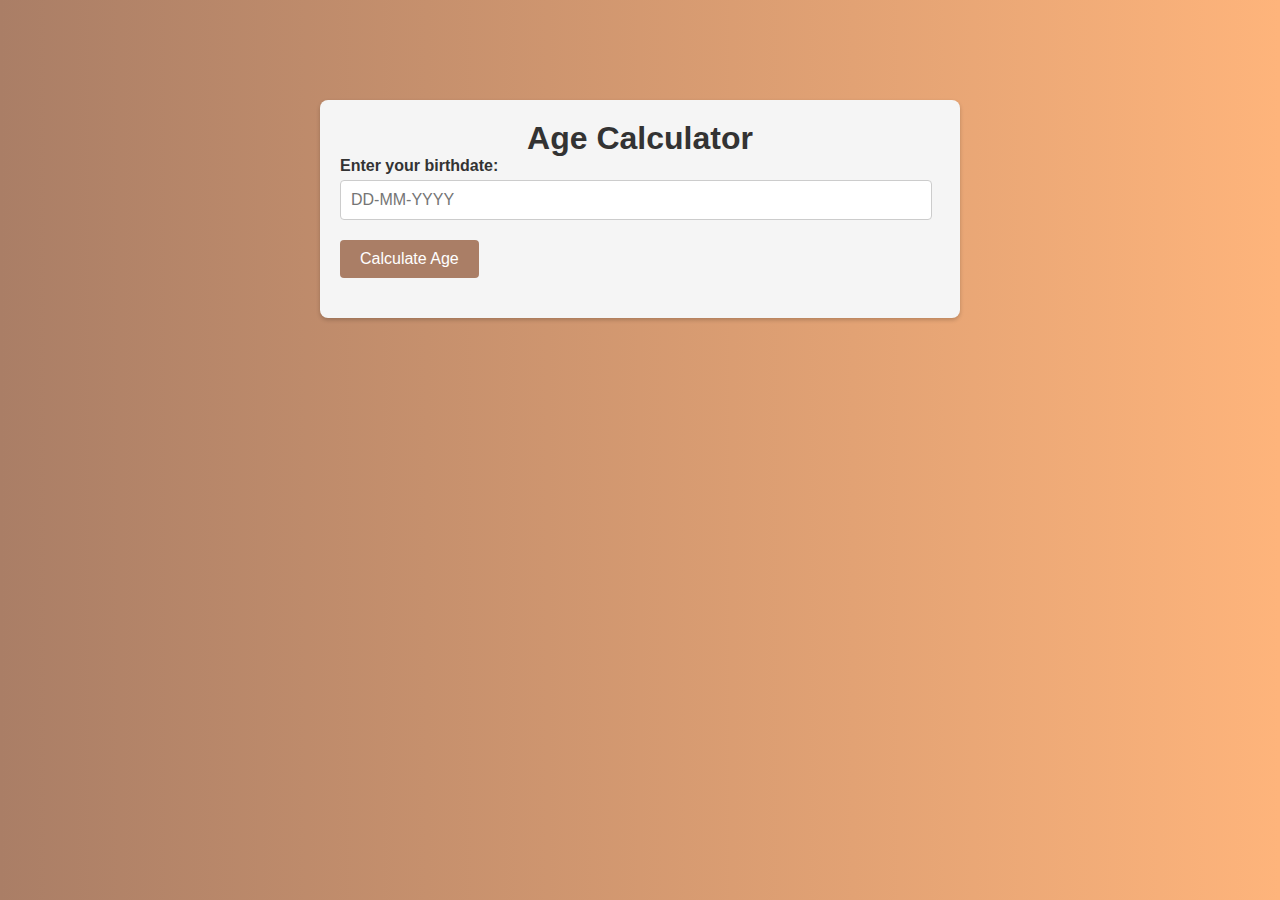
<file: Projects/Age_Calculator/index.html>
<!DOCTYPE html>
<html lang="en">
<head>
    <meta charset="UTF-8">
    <meta http-equiv="X-UA-Compatible" content="IE=edge">
    <meta name="viewport" content="width=device-width, initial-scale=1.0">
    <title>Age Calculator</title>
    <link rel="stylesheet" href="style.css">
</head>
<body>

    <div class="container">
        <h1>Age Calculator</h1>
        <form id="ageCalculator">
            <div class="form-group">
                <label for="birthdate">Enter your birthdate:</label>
                <input type="text" id="birthdate" placeholder="DD-MM-YYYY" required>
            </div>
            <div class="form-group">
                <button type="submit">Calculate Age</button>
            </div>
        </form>

        <div class="result-container" id="resultContainer">
            <div class="result" id="result">
                <!-- <div class="result-item">
                    <h3>Weeks Passed:</h3>
                    <p>ageInWeeks</p>
                </div>
                <div class="result-item">
                    <h3>Weeks Passed:</h3>
                    <p>ageInWeeks</p>
                </div>
                <div class="result-item">
                    <h3>Weeks Passed:</h3>
                    <p>ageInWeeks</p>
                </div> -->
            </div>
        </div>
    </div>
 <script src="script.js"></script>   
</body>
</html>
</file>
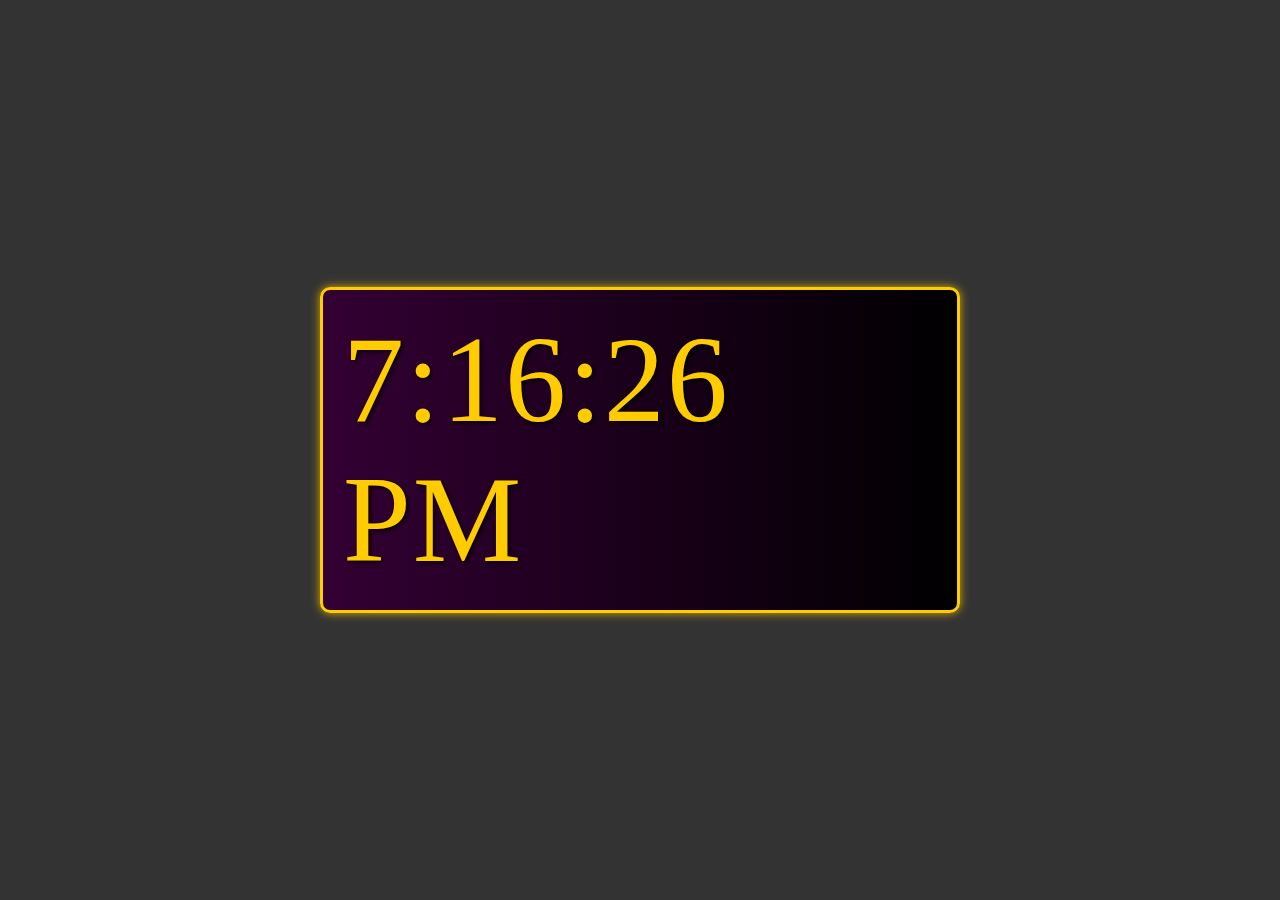
<file: Projects/Digital_Clock/index.html>
<!DOCTYPE html>
<html>

<head>
  <meta charset="UTF-8">
  <meta name="viewport" content="width=device-width, initial-scale=1">
  <title>KENNY || Projects | Digital Clock</title>
  <link rel="stylesheet" href="style.css"/>
</head>

<body>
  
  <div id="clock"></div>
  <script src="script.js"></script>
</body>

</html>
</file>
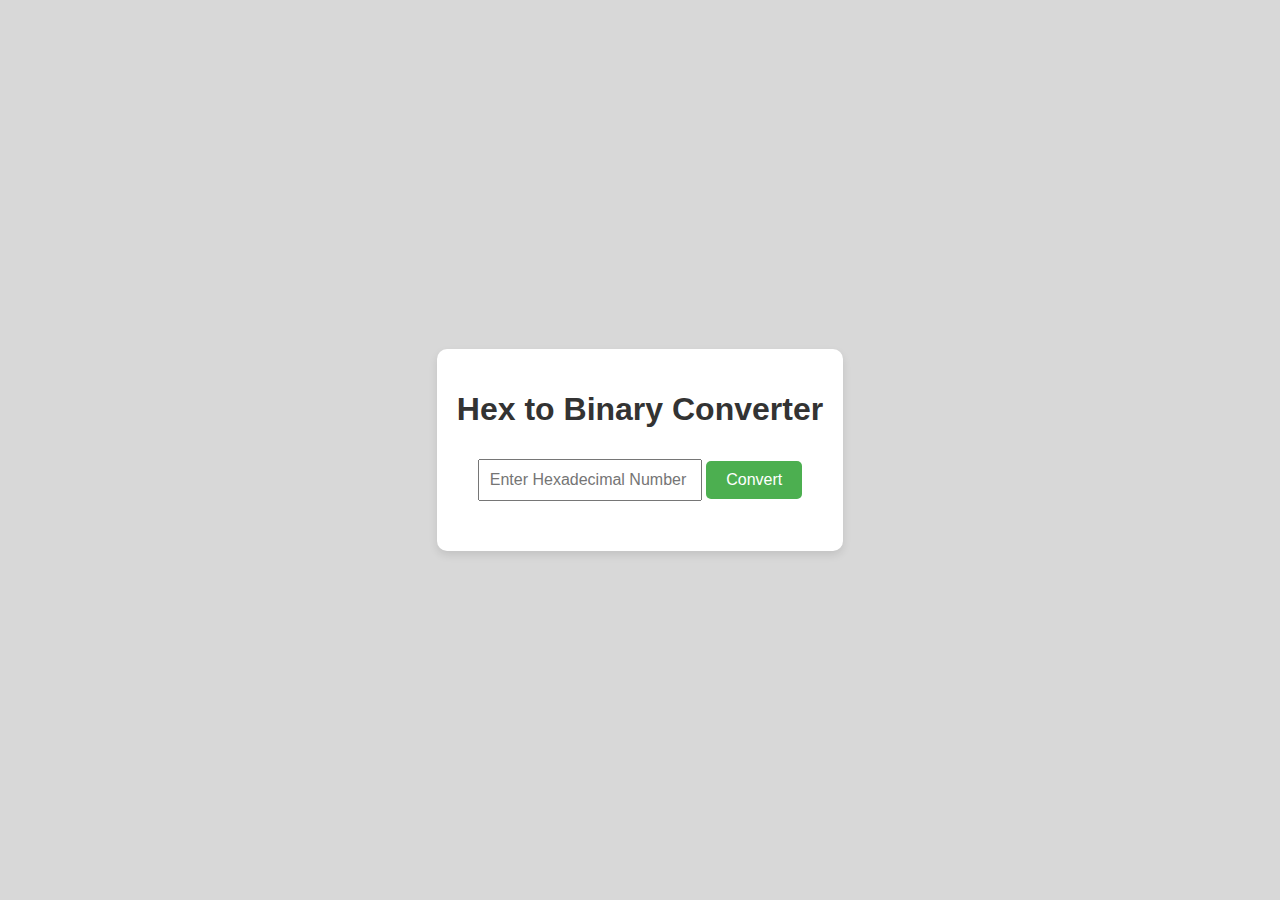
<file: Projects/Hex_To_Bin_Converter/index.html>
<!DOCTYPE html>
<html lang="en">
<head>
    <meta charset="UTF-8">
    <meta name="viewport" content="width=device-width, initial-scale=1.0">
    <title>Hex to Binary Converter</title>
    <link rel="stylesheet" href="style.css">
</head>
<body>
    
    <div class="container">
        <h1>Hex to Binary Converter</h1>
        <input type="text" id="hexInput" placeholder="Enter Hexadecimal Number" maxlength="1">
        <button onclick="convert()">Convert</button>
        <p id="binaryResult"></p>    
    </div>

    <script src="script.js"></script>
</body>
</html>
</file>
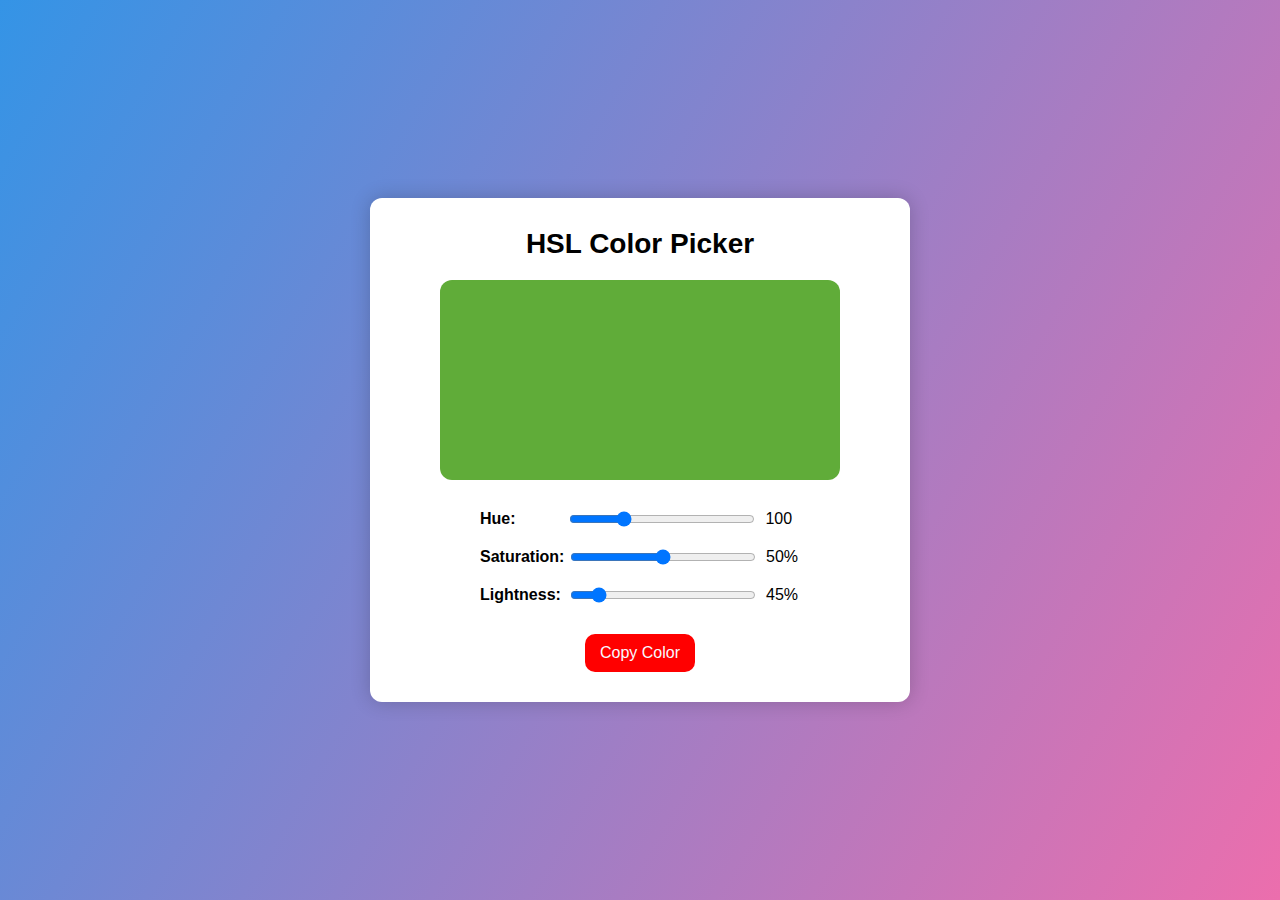
<file: Projects/HSL_Color_Generator/index.html>
<!DOCTYPE html>
<html lang="en">
<head>
    <meta charset="UTF-8">
    <meta name="viewport" content="width=device-width, initial-scale=1.0">
    <title>KENNY || Projects | HSL Color Generator</title>
    <link rel="stylesheet" href="style.css">
    <link rel="shortcut icon" href="favicon.png" type="image/x-icon">
</head>
<body>
    <div class="container">
        <h1>HSL Color Picker</h1>
        <div class="color-display"></div>
        <div class="controls">
            <div class="control">
                <label for="hue">Hue:</label>
                <div class="slider-container">
                    <input type="range" id="hue" min="0" max="360" value="100">
                    <span id="hueValue">100</span>
                </div>
            </div>
            <div class="control">
                <label for="saturation">Saturation:</label>
                <div class="slider-container">
                    <input type="range" id="saturation" min="0" max="100" value="50">
                    <span id="saturationValue">50</span>%
                </div>
            </div>
            <div class="control">
                <label for="lightness">Lightness:</label>
                <div class="slider-container">
                    <input type="range" id="lightness" min="0" max="360" value="45">
                    <span id="lightnessValue">45</span>%
                </div>
            </div>
        </div>
        <button id="copyButton">Copy Color</button>
    </div>
    <script src="script.js"></script>
</body>
</html>
</file>
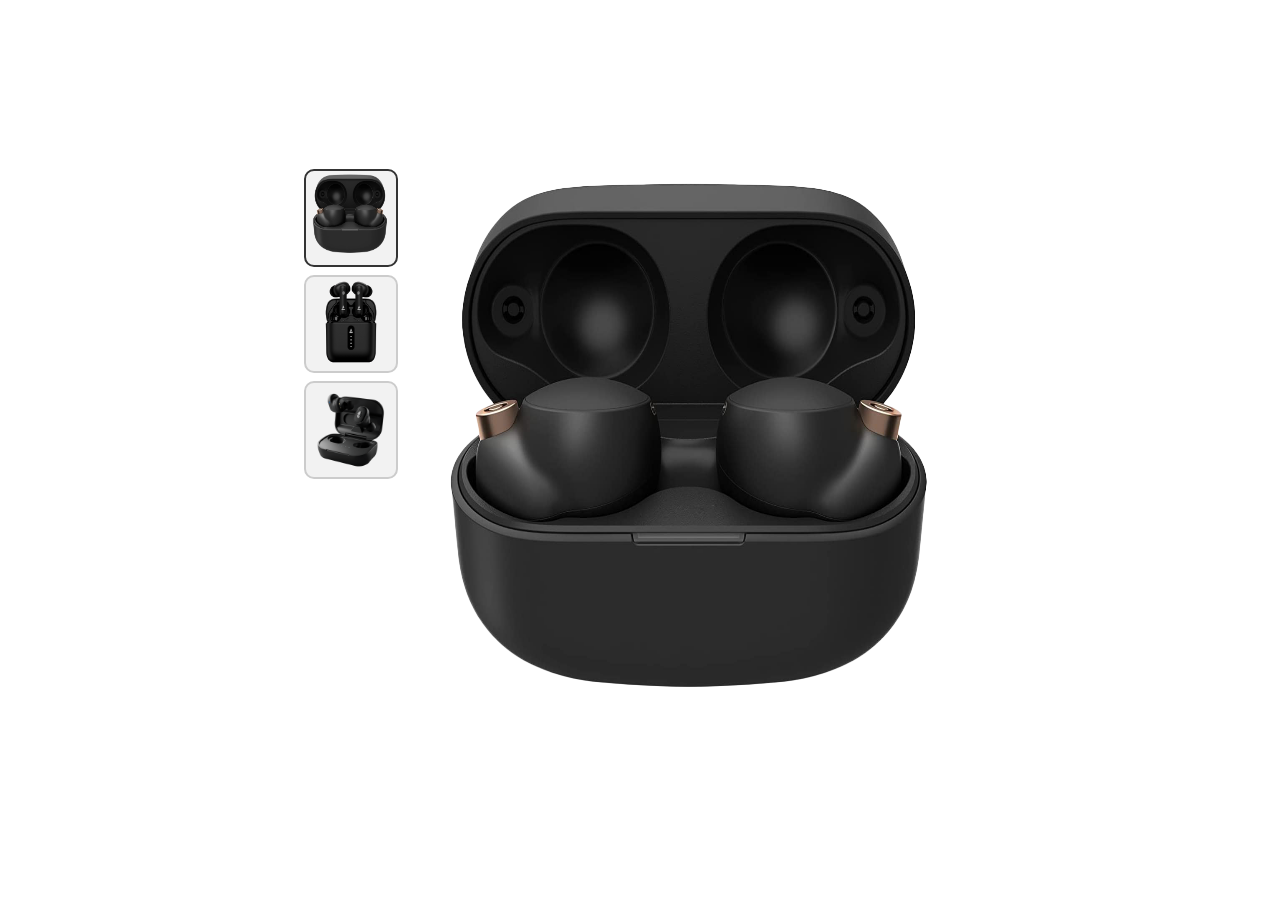
<file: Projects/Image_Carousel/index.html>
<!DOCTYPE html>
<html lang="en">
<head>
    <meta charset="UTF-8">
    <meta name="viewport" content="width=device-width, initial-scale=1.0">
    <title>Image Carousel</title>
    <link rel="stylesheet" href="style.css">
    <link rel="stylesheet" href="https://cdnjs.cloudflare.com/ajax/libs/font-awesome/6.5.1/css/all.min.css" integrity="sha512-DTOQO9RWCH3ppGqcWaEA1BIZOC6xxalwEsw9c2QQeAIftl+Vegovlnee1c9QX4TctnWMn13TZye+giMm8e2LwA==" crossorigin="anonymous" referrerpolicy="no-referrer" />
</head>
<body>

    <div class="main-container">
        <div class="col-1">
            <div class="items">
                <div class="item active">
                    <img src="./imgs/ear-buds.png" alt="">
                </div>
                <div class="item">
                    <img src="./imgs/ear-buds2.png" alt="">
                </div>
                <div class="item">
                    <img src="./imgs/ear-buds3.png" alt="">
                </div>
            </div>
        </div>

        <div class="col-2">
            <div class="carousel">
                <button id="prevBtn"><i class="fas fa-angle-left"></i></button>
                <button id="nextBtn"><i class="fas fa-angle-right"></i></button>
                <div class="slides-container">
                   <div class="slide"> 
                     <img src="./imgs/ear-buds.png" alt="">
                   </div> 
                   <div class="slide"> 
                    <img src="./imgs/ear-buds2.png" alt="">
                  </div> 
                  <div class="slide"> 
                    <img src="./imgs/ear-buds3.png" alt="">
                  </div> 
                </div>
            </div>
        </div>
    </div>
    <script src="script.js"></script>
</body>
</html>
</file>
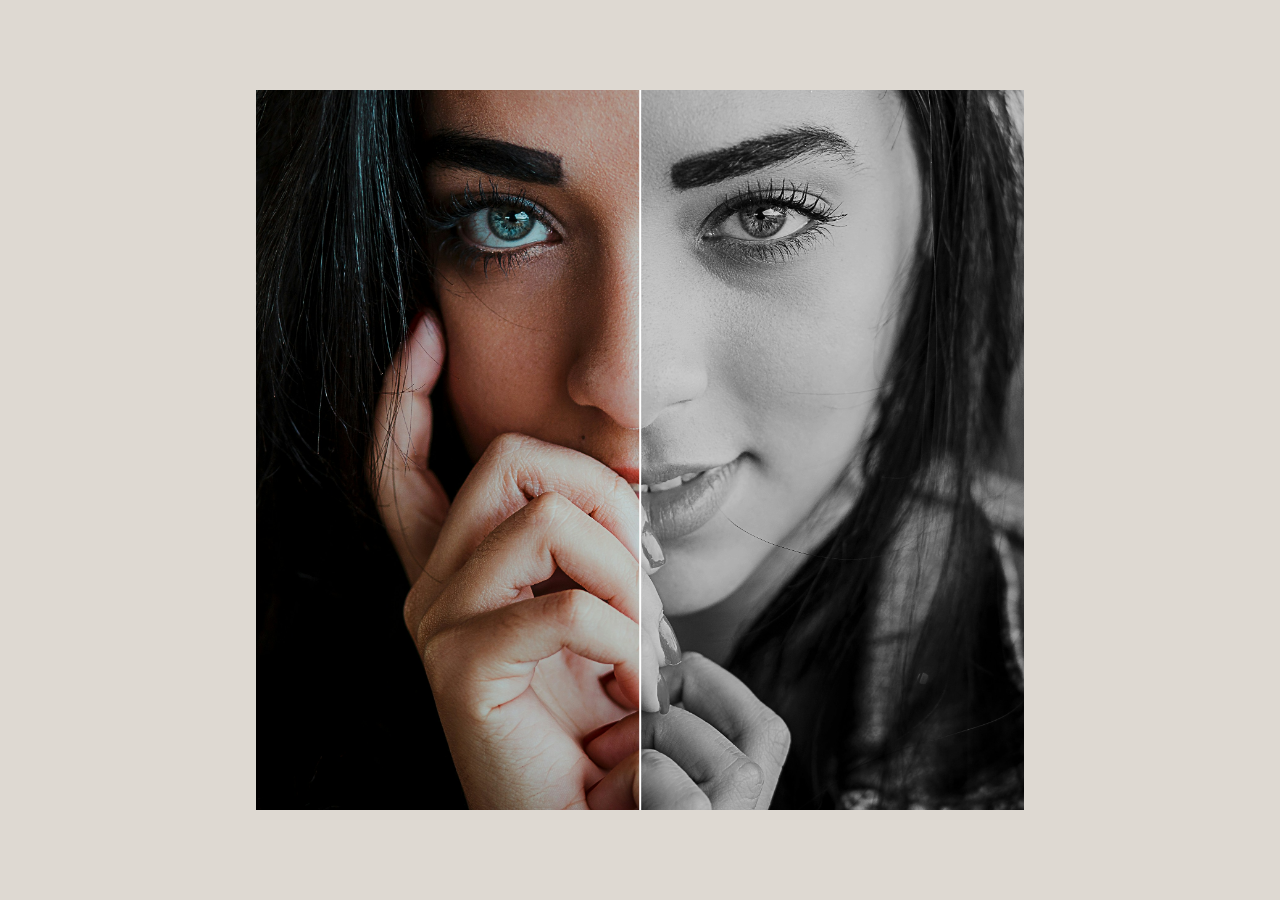
<file: Projects/Image_Comparison_Slider/index.html>
<!DOCTYPE html>
<html lang="en">
<head>
    <meta charset="UTF-8">
    <meta name="viewport" content="width=device-width, initial-scale=1.0">
    <title>Image Comparison Slider</title>
    <link rel="stylesheet" href="style.css">
</head>
<body>

    <div class="container">
        <div class="img-container-after">
            <img 
            src="carol-oliver-unsplash-gray-version.jpg"
            alt=""
            class="after"
            >
        </div>
        <div class="img-container-before">
            <img 
            src="carol-oliver-unsplash.jpg"
            alt=""
            class="before"
            >
        </div>
        <div class="slider"></div>
    </div>

    <script src="script.js"></script>
</body>
</html>
</file>
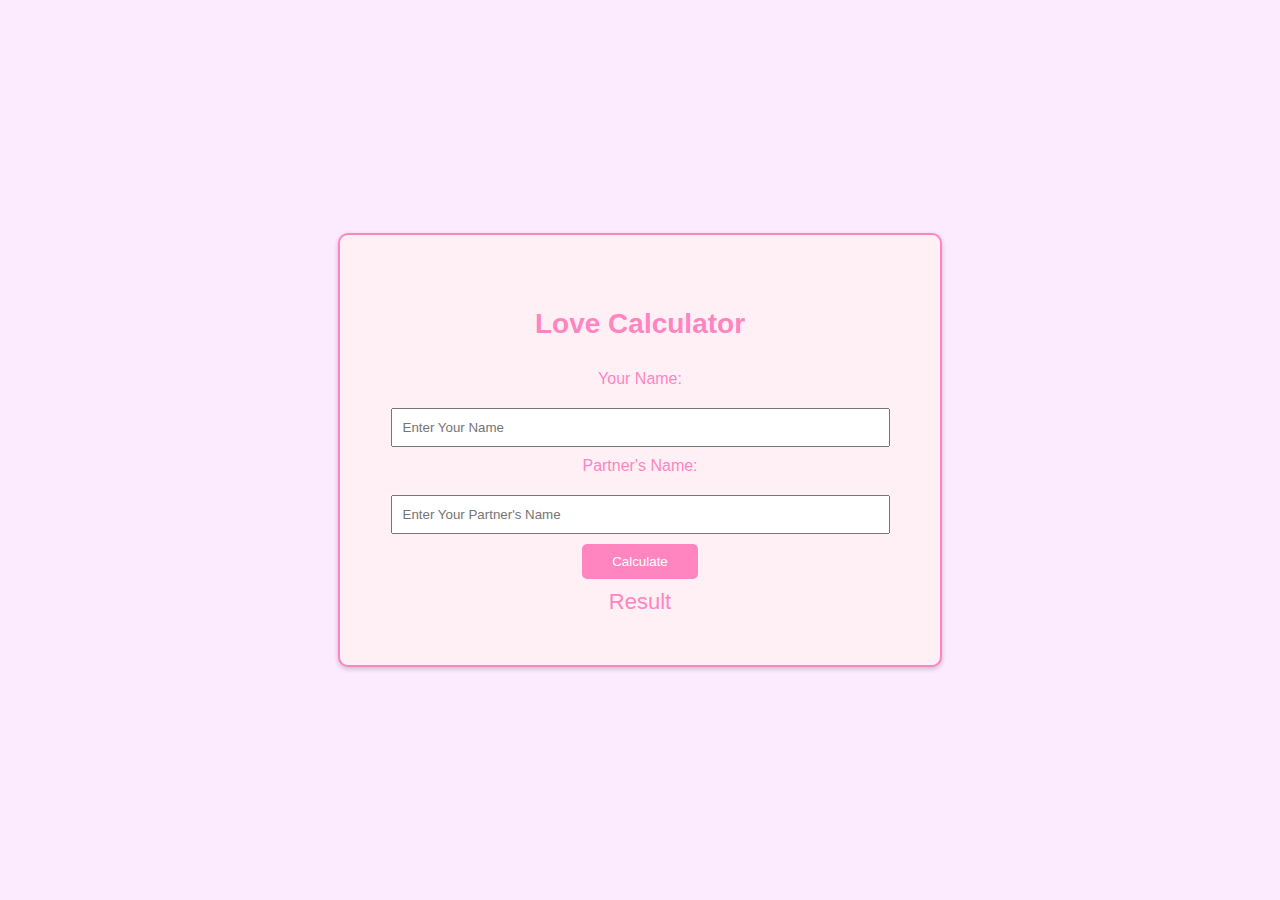
<file: Projects/Love_Calculator/index.html>
<!DOCTYPE html>
<html lang="en">
<head>
    <meta charset="UTF-8">
    <meta name="viewport" content="width=device-width, initial-scale=1.0">
    <title>Love Calculator</title>
    <link rel="stylesheet" href="style.css">
</head>
<body>

    <div class="container">
      <h2>Love Calculator</h2>
      
      <div class="love-calculator">
        <label for="name1">Your Name:</label>
        <input type="text" id="name1" placeholder="Enter Your Name">

        <label for="name2">Partner's Name:</label>
        <input type="text" id="name2" placeholder="Enter Your Partner's Name">
        <button onclick="calculateLove()">Calculate</button>
        <div id="result">Result</div>
      </div>   

    </div>
    <script src="script.js"></script>
</body>
</html>
</file>
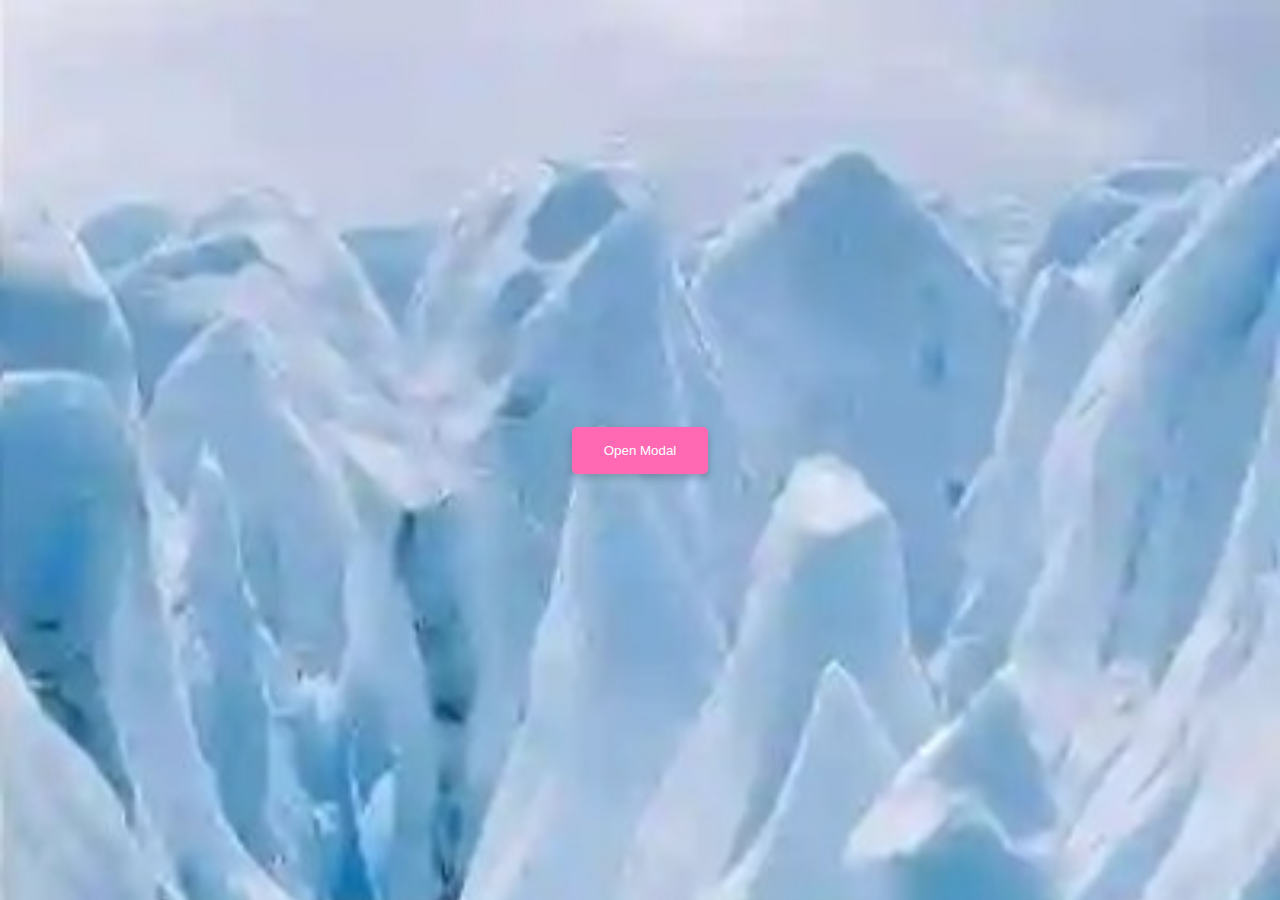
<file: Projects/Modal/index.html>
<!DOCTYPE html>
<html lang="en">
<head>
    <meta charset="UTF-8">
    <meta name="viewport" content="width=device-width, initial-scale=1.0">
    <title>KENNY || Projects | Modal</title>
    <link rel="stylesheet" href="style.css">
</head>
<body>
    <button id="openModal">Open Modal</button>
    <div class="modal">
        <div class="modal_overlay"></div>
        <div class="modal_content">
            <h1>Hello Everyone!!!</h1>
            <p>Click anywhere in the modal to close it.</p>
        </div>
    </div>
    <script src="script.js"></script>
</body>
</html>
</file>
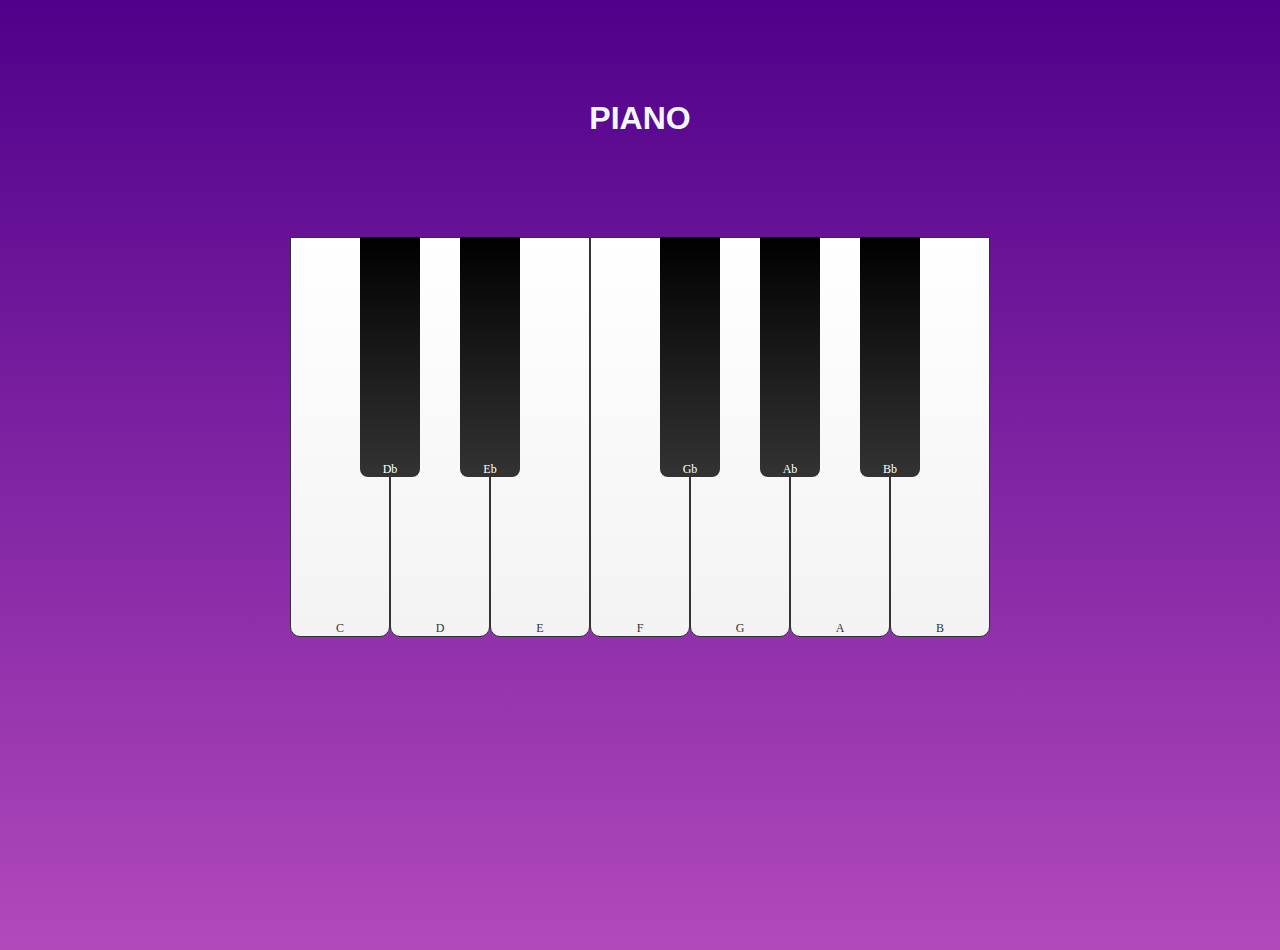
<file: Projects/Piano/index.html>
<!DOCTYPE html>
<html lang="en">
<head>
    <meta charset="UTF-8">
    <meta name="viewport" content="width=device-width, initial-scale=1.0">
    <title>KENNY || Projects | Piano</title>
    <link rel="stylesheet" href="style.css">
    <link rel="shortcut icon" href="favicon.png" type="image/x-icon">
</head>
<body>
    <h1>Piano</h1>
    <div class="wrapper">
        <div class="piano">
            <div data-note="C" class="key white">
                <span class="note-label">C</span>
                <audio src="notes/C.mp3" id="C"></audio>
            </div>
            <div data-note="Db" class="key black">
                <span class="note-label">Db</span>
                <audio src="notes/Db.mp3" id="Db"></audio>
            </div>
            <div data-note="D" class="key white">
                <span class="note-label">D</span>
                <audio src="notes/D.mp3" id="D"></audio>
            </div>
            <div data-note="Eb" class="key black">
                <span class="note-label">Eb</span>
                <audio src="notes/Eb.mp3" id="Eb"></audio>
            </div>
            <div data-note="E" class="key white">
                <span class="note-label">E</span>
                <audio src="notes/E.mp3" id="E"></audio>
            </div>
            <div data-note="F" class="key white">
                <span class="note-label">F</span>
                <audio src="notes/F.mp3" id="F"></audio>
            </div>
            <div data-note="Gb" class="key black">
                <span class="note-label">Gb</span>
                <audio src="notes/D.mp3" id="Gb"></audio>
            </div>
            <div data-note="G" class="key white">
                <span class="note-label">G</span>
                <audio src="notes/G.mp3" id="G"></audio>
            </div>
            <div data-note="Ab" class="key black">
                <span class="note-label">Ab</span>
                <audio src="notes/Ab.mp3" id="Ab"></audio>
            </div>
            <div data-note="A" class="key white">
                <span class="note-label">A</span>
                <audio src="notes/A.mp3" id="A"></audio>
            </div>
            <div data-note="Bb" class="key black">
                <span class="note-label">Bb</span>
                <audio src="notes/Bb.mp3" id="Bb"></audio>
            </div>
            <div data-note="B" class="key white">
                <span class="note-label">B</span>
                <audio src="notes/B.mp3" id="B"></audio>
            </div>
    </div>
  <script src="script.js"></script>  
</body>
</html>
</file>
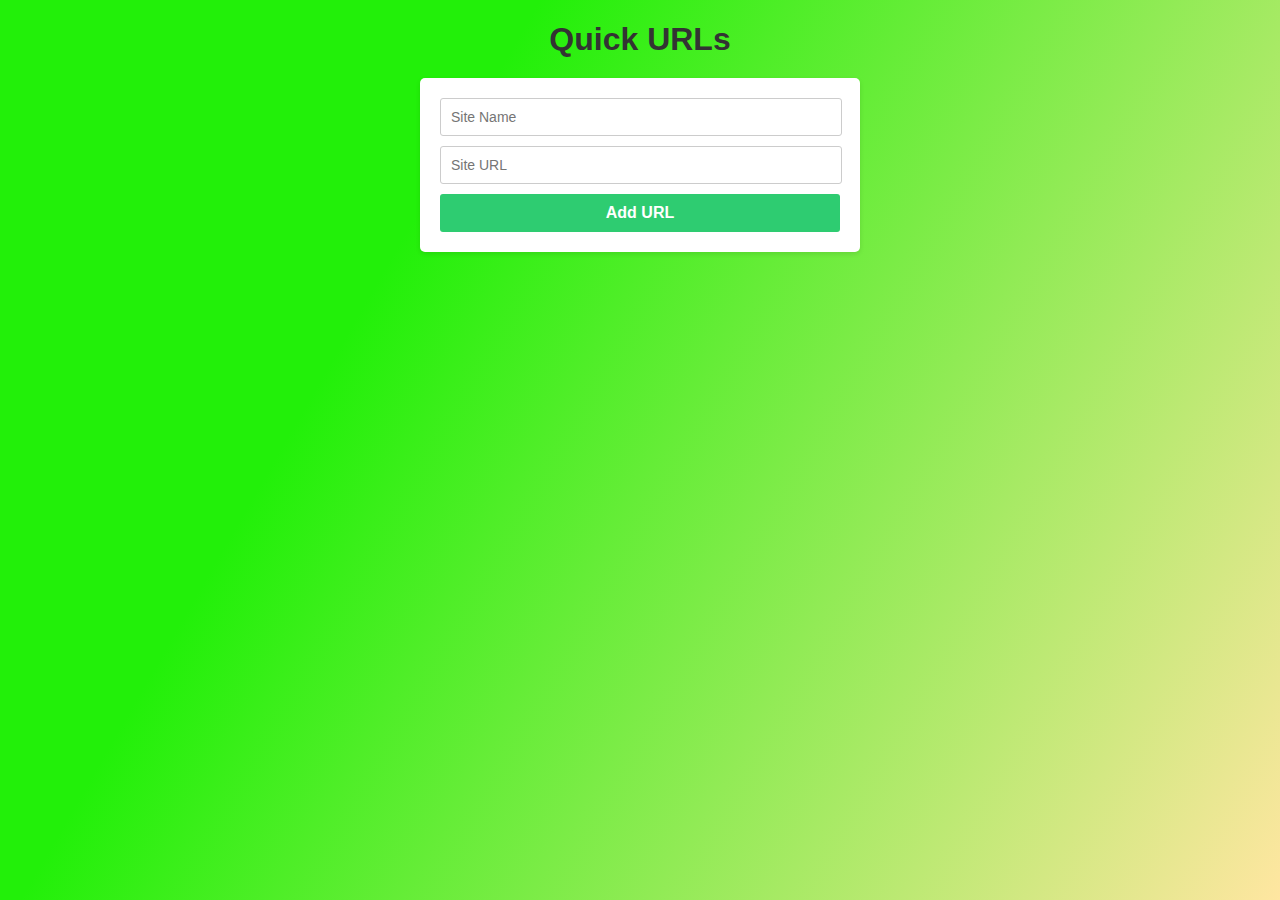
<file: Projects/Quick_URL/index.html>
<!DOCTYPE html>
<html lang="en">
<head>
    <meta charset="UTF-8">
    <meta name="viewport" content="width=device-width, initial-scale=1.0">
    <title>Quick URLs Application</title>
    <link rel="stylesheet" href="style.css">
    <link rel="stylesheet" href="https://cdnjs.cloudflare.com/ajax/libs/font-awesome/6.5.1/css/all.min.css" integrity="sha512-DTOQO9RWCH3ppGqcWaEA1BIZOC6xxalwEsw9c2QQeAIftl+Vegovlnee1c9QX4TctnWMn13TZye+giMm8e2LwA==" crossorigin="anonymous" referrerpolicy="no-referrer" />
</head>
<body>

    <div class="container">
        <h1>Quick URLs</h1>
        <form id="bookmarkForm">
            <input type="text" id="siteName" placeholder="Site Name">
            <input type="url" id="siteUrl" placeholder="Site URL">
            <input type="submit" value="Add URL">
        </form>
        <ul id="bookmarkList"></ul>
    </div>
    
    <script src="script.js"></script>
</body>
</html>
</file>
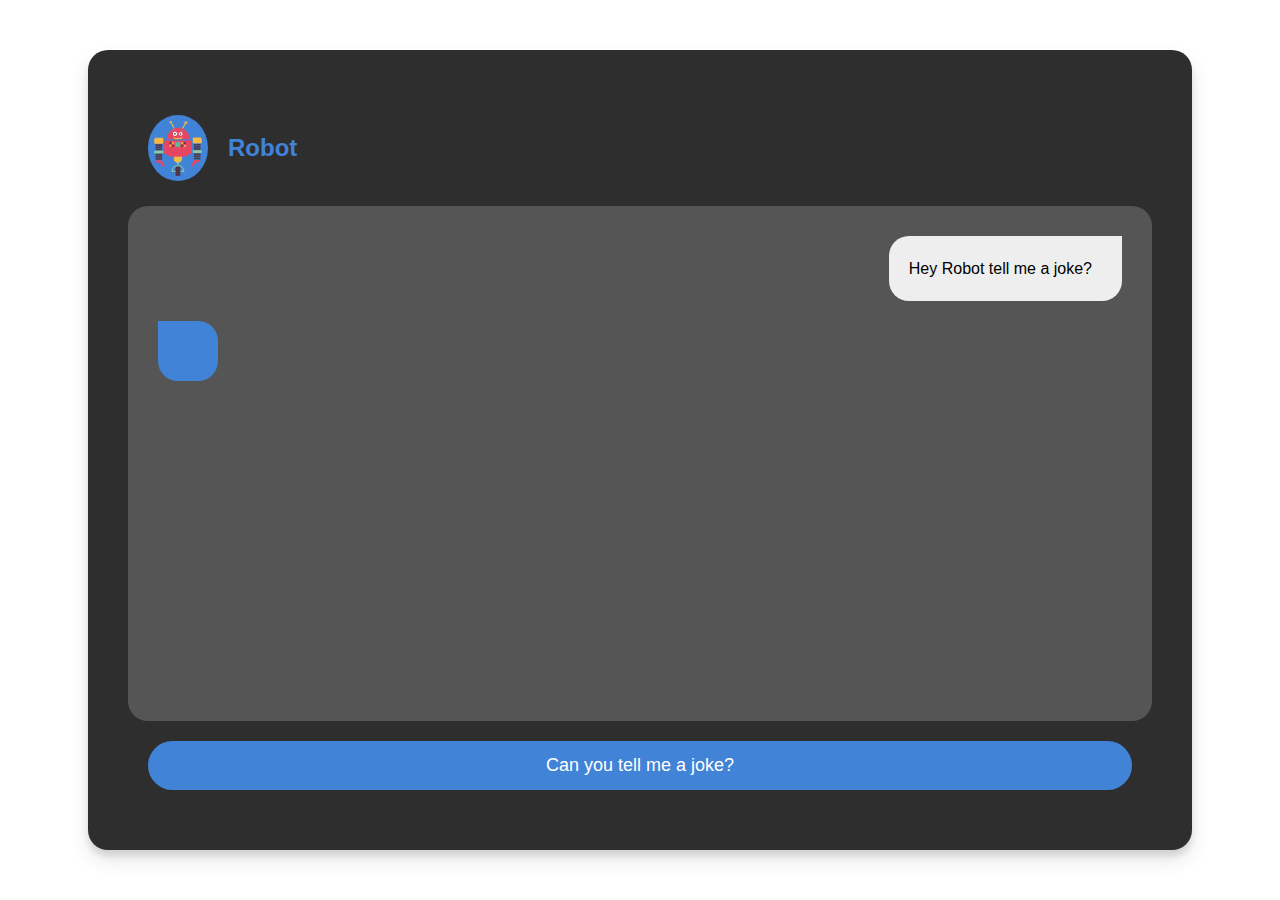
<file: Projects/Robot_Joke_Generator/index.html>
<!DOCTYPE html>
<html lang="en">
<head>
    <meta charset="UTF-8">
    <meta name="viewport" content="width=device-width, initial-scale=1.0">
    <title>KENNY || Projects |Robot Joke Generator</title>
    <link rel="stylesheet" href="style.css">
    <link rel="shortcut icon" href="favicon.png" type="image/x-icon">
</head>
<body>
    <div class="container">
        <div class="header">
            <img src="robot.png" alt="Avatar" class="avatar">
            <h3>Robot</h3>
        </div>
        <div id="_chat" class="chat"></div>
        <button id="jokeBtn" class="btn">Can you tell me a joke?</button>
    </div>
    <script src="script.js"></script>
</body>
</html>
</file>
<file: Projects/Age_Calculator/style.css>
*{
    padding: 0;
    margin: 0;
    font-family: Helvetica, sans-serif;
}

body{
    background: linear-gradient(to right, #aa7e66,#feb47b);
}

.container{
    width: 600px;
    margin: 100px auto;
    background-color: #f5f5f5;
    padding: 20px;
    border-radius: 8px;
    box-shadow: 0px 2px 4px rgba(0, 0, 0, 0.2);
}

h1{
    text-align: center;
    color: #333;
}

.form-group{
    margin-bottom: 20px;
}

label{
    display: block;
    margin-bottom: 5px;
    color: #333;
    font-weight: 600;
}

input[type="text"]{
    width: 95%;
    padding: 10px;
    font-size: 16px;
    border-radius: 4px;
    border: 1px solid #ccc;
}

button{
    padding: 10px 20px;
    font-size: 16px;
    background-color: #aa7e66;
    border: none;
    outline: none;
    border-radius: 4px;
    color: #fff;
    cursor: pointer;
}

.result-container{
    display: none;
    margin-top: 20px;
    background-color: #fff;
    padding: 20px;
    border-radius: 4px;
    box-shadow: 0px 3px 6px rgba(0, 0, 0, 0.2);
}

.result{
    margin-top: 10px;
}


.result h3{
    color: #333;
    font-size: 18px;
    margin-bottom: 10px;
}

.result p{
    font-size: 15px;
    margin-bottom: 10px;
}
</file>
<file: Projects/Digital_Clock/style.css>
* {
  margin: 0;
  padding: 0;
  box-sizing: border-box;
  font-family: cursive;
  background: #333;
}

#clock {
  position: absolute;
  top: 50%;
  left: 50%;
  transform: translate(-50%, -50%);
  font-size: 60px;
  letter-spacing: 2px;
  font-size: 122px;
  background: linear-gradient(
    to right,
    #330033,
    #000000
  );
  color: #ffcc00;
  border: 3px solid #ffcc00;
  padding: 20px;
  box-shadow: 0 0 10px rgba(255, 204, 0, 0.8);
  text-shadow: 2px 2px 4px rgba(0, 0, 0, 0.8);
  border-radius: 10px;
}
</file>
<file: Projects/Hex_To_Bin_Converter/style.css>
body{
    font-family: sans-serif;
    display: flex;
    justify-content: center;
    align-items: center;
    height: 100vh;
    margin: 0;
    padding: 0;
    background-color: #d8d8d8;
}

.container{
    text-align: center;
    background: #fff;
    padding: 20px;
    border-radius: 10px;
    box-shadow: 0 4px 8px rgba(0, 0, 0, 0.1);
    animation: fadeIn 0.5s ease-in-out;
}

@keyframes fadeIn {
    from{
        opacity: 0;
    }   
    to{
        opacity: 1;
    } 
}

h1{
    color: #333;
}

input{
    padding: 10px;
    margin: 10px 0;
    font-size: 16px;
    width: 200px;
}

button{
    background-color: #4CAF50;
    color: white;
    padding: 10px 20px;
    border: none;
    border-radius: 5px;
    cursor: pointer;
    font-size: 16px;
    transition: background-color 0.3s ease;
}

button:hover{
    background-color: #45a049;
}

p{
    margin-top: 20px;
    font-size: 18px;
}
</file>
<file: Projects/HSL_Color_Generator/style.css>
* {
    margin: 0;
    padding: 0;
    box-sizing: border-box;
}
body {
    font-family: sans-serif;
    background: linear-gradient(120deg, #3494e6, #ec6ead);
    display: flex;
    align-items: center;
    justify-content: center;
    height: 100vh;
}
.container {
    background: #fff;
    box-shadow: 0 0 20px rgba(0, 0, 0, 0.2);
    border-radius: 12px;
    overflow: hidden;
    text-align: center;
    padding: 30px;
    width: auto;
}
h1 {
    font-size: 28px;
    margin-bottom: 20px;
}
.color-display {
    width: 400px;
    height: 200px;
    margin: 20px auto;
    border-radius: 12px;
    transition: background-color 0.3s ease-in-out;
}
.controls {
    display: flex;
    flex-direction: column;
    align-items: center;
}
.control {
    display: flex;
    align-items: center;
    margin: 10px 0px 10px 80px;
    width: 400px;
}
.slider-container {
    display: flex;
    align-items: center;
    width: 80%;
    margin-left: 40px;
}
label {
    width: 50px;
    font-weight: bold;
    text-align: left;
}
input {
    width: 60%;
    margin-right: 10px;
}
#copyButton {
    background-color: red;
    color: ghostwhite;
    border: none;
    border-radius: 10px;
    transition: all;
    padding: 10px 15px;
    cursor: pointer;
    font-size: 16px;
    margin-top: 20px;
}
</file>
<file: Projects/Image_Carousel/style.css>
*{
    box-sizing: border-box;
    padding: 0;
    margin: 0;
}

body{
    display: grid;
    place-items: center;
    height: 100vh;
}

.main-container{
    display: flex;
}

.col-1{
    width: 16.6%;
}

.col-2{
   width: 84.4%;
}

.item{
    border: 2px solid #ccc;
    margin: 0.5rem;
    border-radius: 10px;
    cursor: pointer;
    background-color: #f2f2f2;
}

.item.active{
    border: 2px solid #343434;
}

.item img{
    width: 90px;
    height: 90px;
}

.carousel{
    position: relative;
    margin: 0 auto;
    overflow: hidden;
}

.slides-container{
    display: flex;
    width: 579px;
    height: 579px;
}

.slide img{
    width: 579px;
    height: 579px;
}

#nextBtn,
#prevBtn{
    position: absolute;
    top: 50%;
    padding: 0.5rem;
    background: transparent;
    border: none;
    outline: none;
    font-size: 1.5rem;
    cursor: pointer;
    z-index: 1;
}

#nextBtn{
    right: 0;
}
</file>
<file: Projects/Image_Comparison_Slider/style.css>
*{
    box-sizing: border-box;
    margin: 0;
    padding: 0;

}

body{
    background-color: #ded9d2;
    display: flex;
    align-items: center;
    justify-content: center;
    height: 100vh;
    overflow: hidden;
}

.container{
    position: relative;
    width: 60vw;
    height: 80vh;
}

.img-container-before,
.img-container-after{
    position: absolute;
    width: 60vw;
    height: 80vh;
}

.img-container-before{
    width: 30vw;
    overflow: hidden;
}

img{
    width: 60vw;
    height: 80vh;
    object-fit: cover;
}

.slider{
    width: 0.1rem;
    background: white;
    height: 100%;
    position: absolute;
    top: 0;
    left: 50%;
    transform: translateX(-50%);
    z-index: 10;
    pointer-events: none;
}
</file>
<file: Projects/Love_Calculator/style.css>
body{

    background-color: #fceaff;
    font-family: Arial, sans-serif;
    margin: 0;
    padding: 0;
    box-sizing: border-box;
    display: flex;
    justify-content: center;
    align-items: center;
    height: 100vh;

}

.container{
    width: 500px;
    background-color: #fff0f6;
    padding: 50px;
    border-radius: 10px;
    box-shadow: 0 2px 5px rgba(0, 0, 0, 0.2);
    border: 2px solid #ff85c0;
    text-align: center;
}

h2{
    color: #ff85c0;
    font-size: 28px;
    margin-bottom: 30px;
}

.love-calculator{
    margin-top: 20px;
}

label{
    display: block;
    margin-top: 10px;
    margin-bottom: 10px;
    color: #ff85c0;
}

input[type="text"]{
    width: 95%;
    padding: 10px;
    margin-top: 10px;
    color: #ff85c0;
}

button{
    background-color: #ff85c0;
    color: #fff;
    border: none;
    padding: 10px 30px;
    margin-top: 10px;
    border-radius: 5px;
    cursor: pointer;
}

#result{
    margin-top: 10px;
    font-size: 22px;
    color: #ff85c0;
}
</file>
<file: Projects/Modal/style.css>
html {
    height: 100%;
}
body {
    height: 100%;
    font-family: sans-serif;
    margin: 0;
    padding: 0;
    background: url(bg.png);
    background-size: cover;
    background-repeat: no-repeat;
    display: flex;
    align-items: center;
    justify-content: center;
}
button {
    margin: 2rem;
    display: inline-block;
    background-color: hotpink;
    color: white;
    padding: 1rem 2rem;
    border: none;
    border-radius: 5px;
    box-shadow: 0 4px 8px rgba(0, 0, 0, 0.2);
    cursor: pointer;
    transition: background-color 0.3s ease;
}
button:hover {
    background-color: deeppink;
}
.modal {
    position: absolute;
    display: none;
    justify-content: center;
    align-items: center;
}
.modal.open {
    display: flex;
}
.maodal_overlay {
    position: fixed;
    top: 0;
    left: 0;
    right: 0;
    bottom: 0;
    background-color: rgba(0, 0, 0, 0.5);
    animation: fadeIn 0.3s ease;
} 
@keyframes fadeIn {
    from {
        opacity: 0;
    }
    to {
        opacity: 1;
    }
}
.modal_content {
    background-color: #fff;
    padding: 2rem;
    border-radius: 8px;
    border: 2px solid hotpink;
    box-shadow: 0 4px 8px rgba(0, 0, 0, 0.2);
    cursor: pointer;
    position: relative;
    z-index: 1;
    animation: slideIn 0.3s ease;
    overflow: hidden;
    transform-origin: center;
}
@keyframes slideIn {
    from {
        transform: translateY(-20px);
    }
    to {
        transform: translateY(0);
    }
}
h1 {
    color: #333;
    font-size: 2rem;
    margin-bottom: 1rem;
}
.modal_content p {
    color: darkblue;
    line-height: 1.5;
}
</file>
<file: Projects/Piano/style.css>
* {
    box-sizing: border-box;
    padding: 0;
    margin: 0;
}
body {
    background: linear-gradient(to bottom,
    #4f008a, #b149bb);
    min-height: 100vh;
}
h1 {
    text-align: center;
    margin-top: 50px;
    padding-top: 50px;
    color: aliceblue;
    text-transform: uppercase;
    font-family: sans-serif;
}
.wrapper {
    margin-top: 100px;
    display: flex;
    justify-content: center;
    align-items: center;
}
.piano {
    display: flex;
}
.key {
    height: calc(var(--width) * 4);
    width: var(--width);
    transition: background-color 0.2s ease;
    position: relative;
}
.white {
    --width: 100px;
    background: linear-gradient(to bottom,
    #ffffff, #f3f3f3);
    border: 1px solid #333;
    border-radius: 0px 0px 10px 10px;
    color: #333;
}
.white:active {
    background-color: #ccc;
}
.black {
    --width: 60px;
    background: linear-gradient(to bottom,
    #000000, #333333);
    margin-left: calc(var(--width) / -2);
    margin-right: calc(var(--width) / -2);
    z-index: 2;
    border-radius: 0px 0px 8px 8px;
    color: #fff;
}
.note-label {
    font-size: 12px;
    color: inherit;
    position: absolute;
    bottom: 0;
    left: 50%;
    transform: translateX(-50%);
}
.black:active {
    background-color: #333;
}
.key:active {
    transform: translateY(4px);
}
</file>
<file: Projects/Quick_URL/style.css>
body{
    font-family: sans-serif;
    margin: 0;
    padding: 0;
    background: linear-gradient(120deg, #22f009 30%,#ffe6a1 100%);
    min-height: 100vh;
}

.container{
    display: flex;
    flex-direction: column;
}

h1{
    text-align: center;
    margin-bottom: 20px;
    color: #333;
}

form{
    max-width: 400px;
    margin: 0 auto;
    padding: 20px;
    background: #fff;
    border-radius: 5px;
    box-shadow: 0 2px 5px rgba(0, 0, 0, 0.1);
}

input[type="text"],
input[type="url"]{
    width: 95%;
    margin-bottom: 10px;
    padding: 10px;
    border: 1px solid #ccc;
    border-radius: 3px;
    font-size: 14px;
}

input[type="submit"]{
    width: 100%;
    padding: 10px;
    background-color: #2ecc71;
    color: #fff;
    border: none;
    border-radius: 3px;
    font-size: 16px;
    font-weight: bold;
    cursor: pointer;
}

input[type="submit"]:hover{
    background-color: #27ae60;
}

/* CSS will be Used inside the JS */

ul{
    display: flex;
    justify-content: center;
    list-style-type: none;
    margin-top: 20px;
    padding: 0;
}

li{
    background-color: #e6e6e6;
    padding: 20px;
    border-radius: 5px;
    box-shadow: 0 2px 5px rgba(0, 0, 0, 0.1);
    margin: 5px;
    text-align: center;
}

li a{
    text-decoration: none;
    color: #5c5757;
    font-size: 16px;
    font-weight: 600;
}

li a:hover{
    color: #2813e2;
}

button{
    padding: 8px;
    background-color: #e74c3c;
    color: #fff;
    border: none;
    border-radius: 3px;
    cursor: pointer;
    margin-left: 10px;
}

button:hover{
    background-color: #c0392b;
}
</file>
<file: Projects/Robot_Joke_Generator/style.css>
:root {
    --accent-color: #4183d7;
    --background-color: lineargradient(135deg, #FF8CBA 0%, #BDB9E8 100%);
    --light-background: #333;
    --text-color: #f8f8f8;
    --chatbox-color: #555;
}
body {
font-family: sans-serif;
background-color: var(--background-color);
display: flex;
align-items: center;
justify-content: center;
height: 100dvh;
margin: 0;
color: var(--text-color);
}
.container {
    display: flex;
    flex-direction: column;
    background-color: #2e2e2e;
    border-radius: 20px;
    box-shadow: 0 10px 20px rgba(0, 0, 0, 0.1), 
    0 6px 6px rgba(0, 0, 0, 0.1);
    height: 80vh;
    width: 80vw;
    max-height: 80%;
    margin: 20px;
    padding: 40px;
    animation: fadeIn 0.5s ease;
}
@keyframes fadeIn {
    from {
        opacity: 0;
    }
    to {
        opacity: 1;
    }
}
.header {
    display: flex;
    align-items: center;
    margin: 20px;
    color: var(--accent-color);
}
.header .avatar {
    background-color: var(--accent-color);
    align-self: center;
    padding: 5px;
    width: 50px;
    border-radius: 50%;
    animation: pulseAvatar 1.5s infinite;
}
@keyframes pulseAvatar {
    0%, 100% {
        transform: scale(1);
    }
    50% {
        transform: scale(1.1);
    }
}
.header h3 {
    margin-left: 20px;
    margin-right: auto;
    font-size: 24px;
    color: var(--accent-color);
}
.chat {
    background-color: var(--chatbox-color);
    height: 100%;
    padding: 10px;
    border-radius: 20px;
    overflow-y: auto;
}
.message {
    font-size: 16px;
    line-height: 25px;
    width: fit-content;
    max-width: 450px;
    margin: 20px 20px;
    padding: 20px;
    border-radius: 20px;
}
.message.joke {
    background-color: var(--accent-color);
    color: #fff;
    border-top-left-radius: 0px;
    padding: 30px;
}
.message.response {
    background-color: #eee;
    border-top-right-radius: 0px;
    margin-left: auto;
    padding-right: 30px;
    color: #000;
}
.btn {
    background-color: var(--accent-color);
    color: #fff;
    font-family: inherit;
    border: 0;
    border-radius: 30px;
    padding: 14px 40px;
    margin: 20px;
    font-size: 18px;
    cursor: pointer;
    transition: transform 0.2s ease, background-color 0.2s ease;    
}
.btn:hover {
    background-color: blue;
}
</file>
